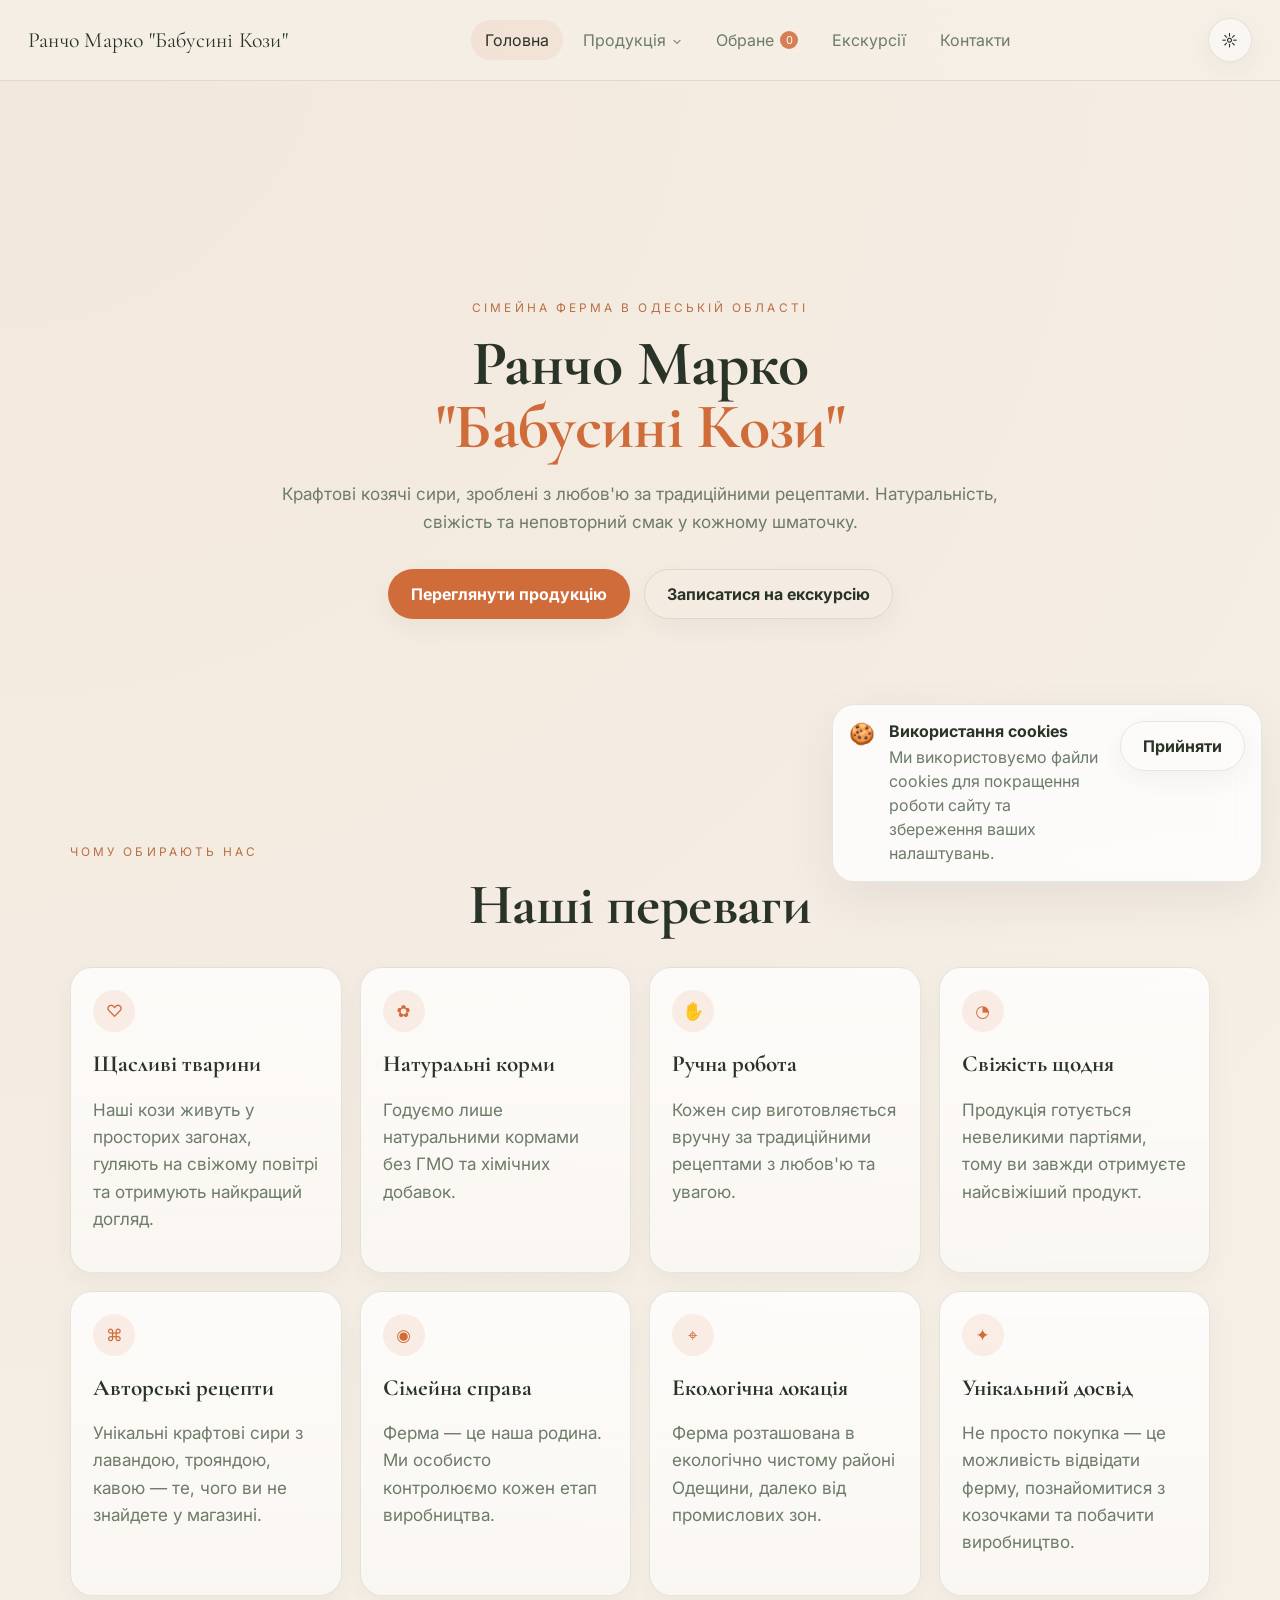
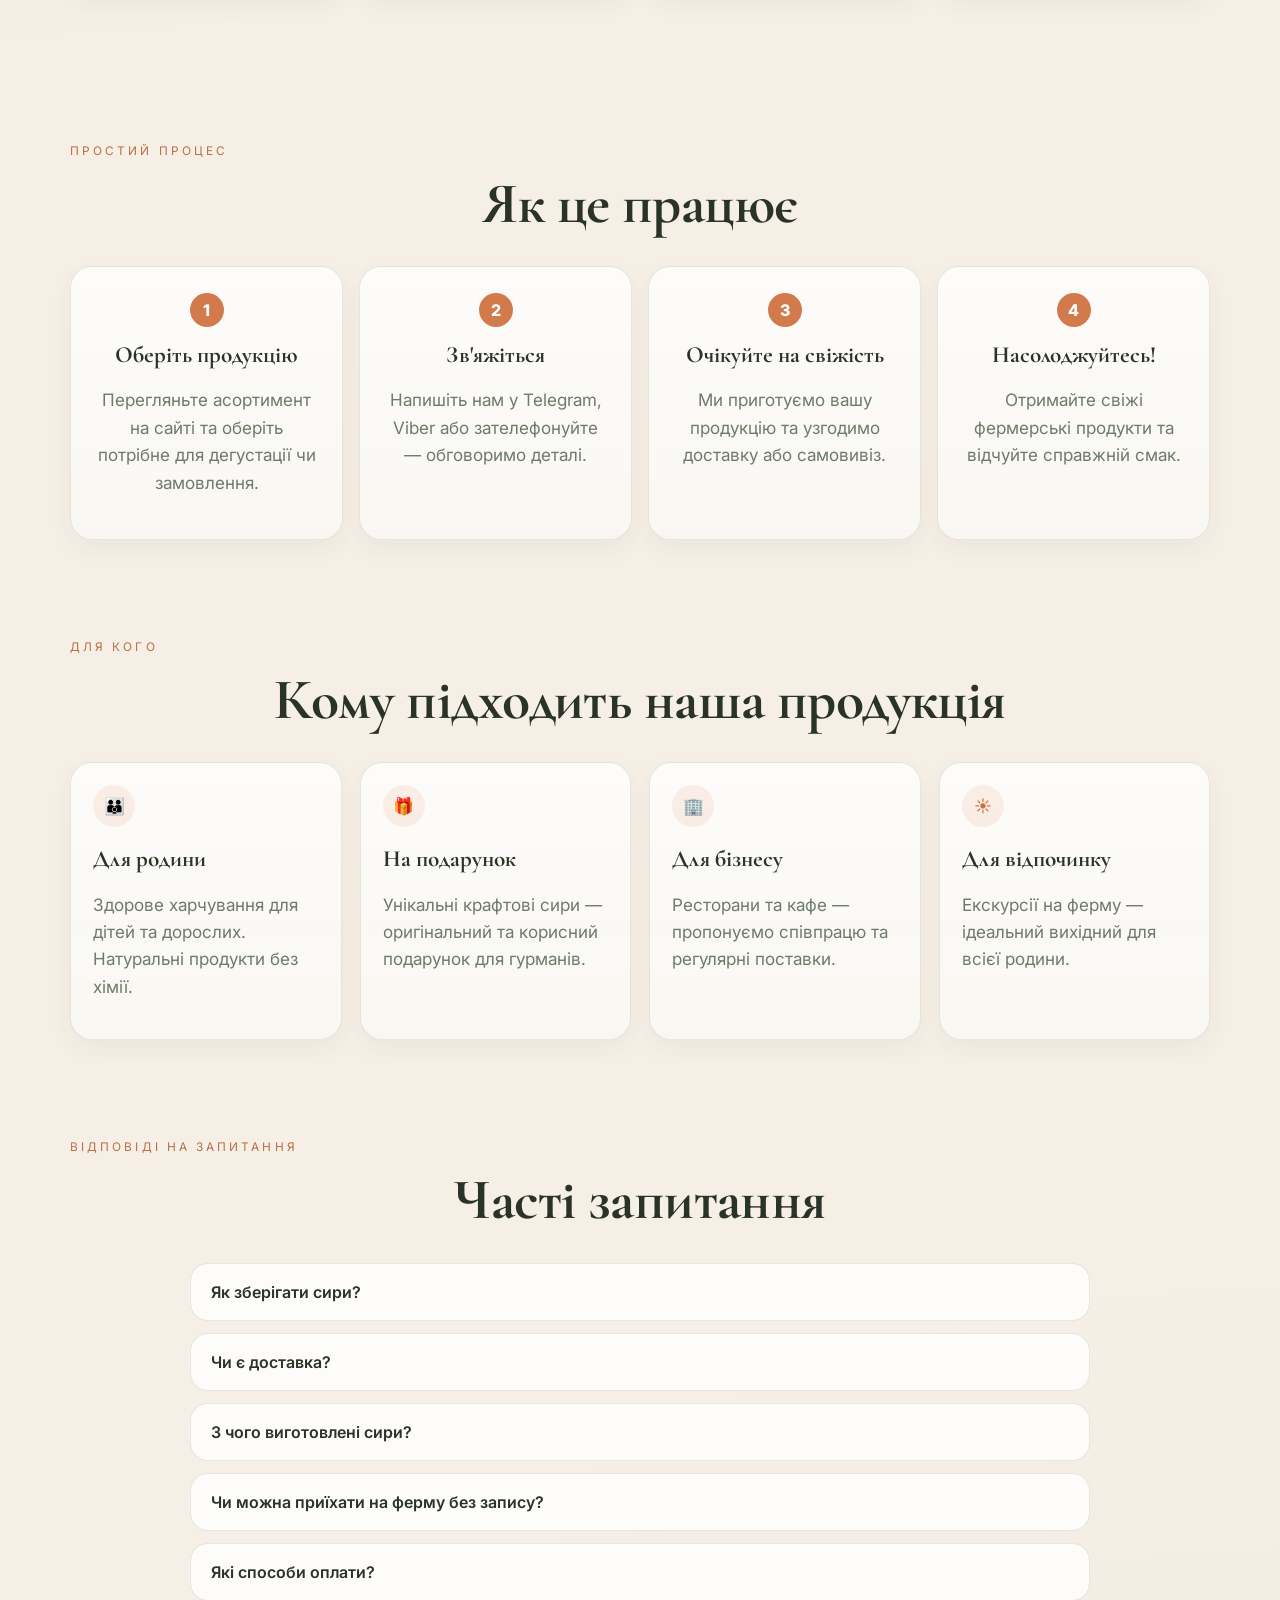
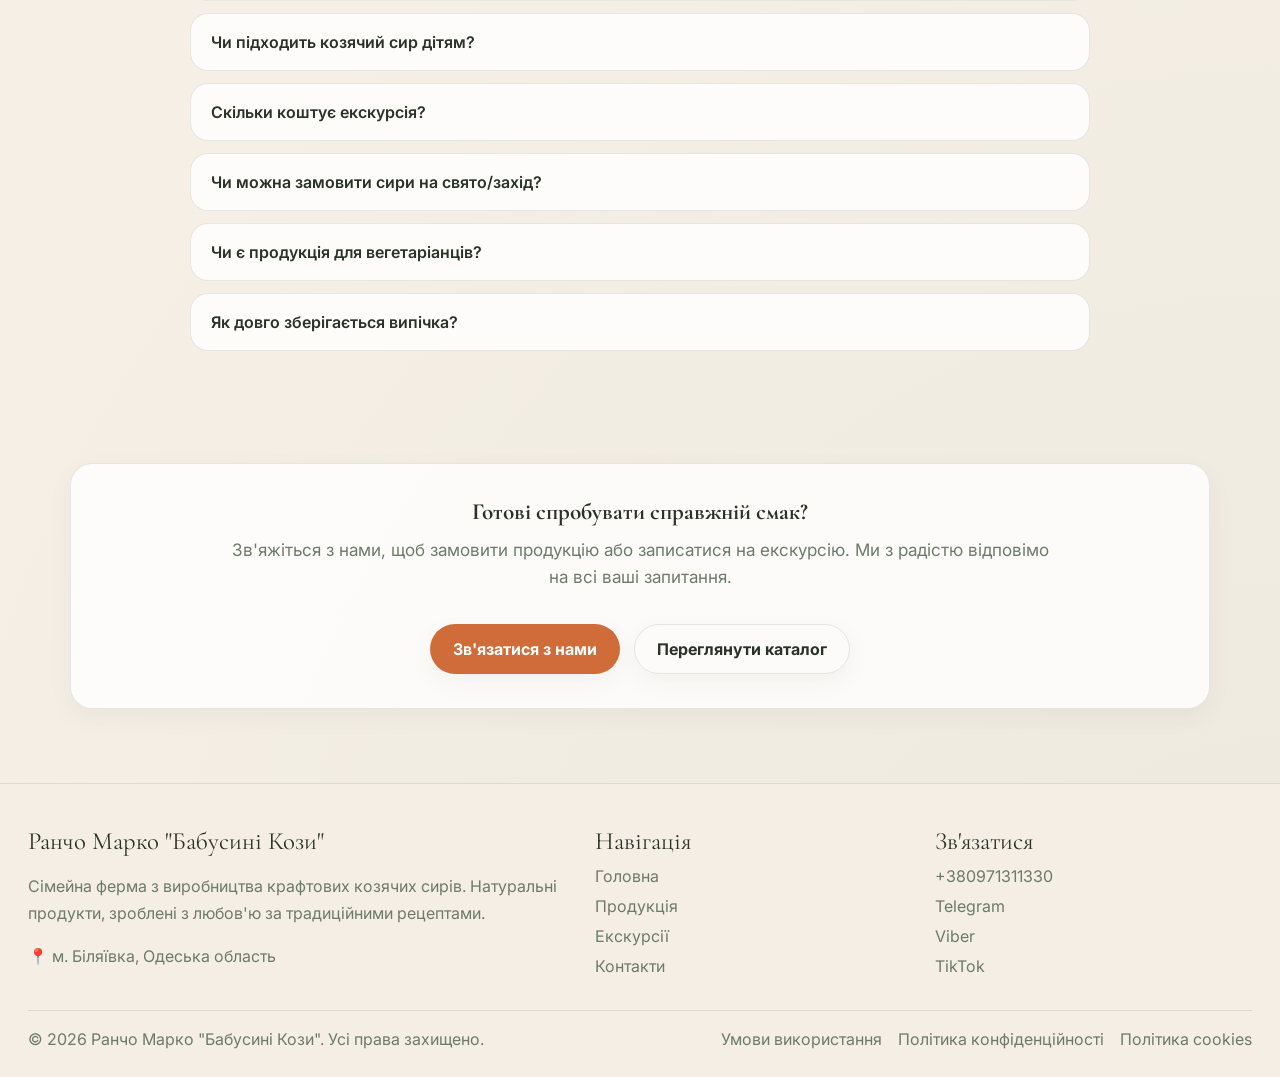
<file: index.html>
<!doctype html>
<html lang="uk" data-theme="light">
<head>
  <meta charset="utf-8" />
  <meta name="viewport" content="width=device-width, initial-scale=1" />
  <meta name="theme-color" content="#f5efe6" />
  <title>Ранчо Марко &quot;Бабусині Кози&quot;</title>
  <meta name="description" content="Сімейна ферма в Одеській області: крафтові козячі сири, випічка, екскурсії та замовлення напряму від виробника." />
  <link rel="preconnect" href="https://fonts.googleapis.com">
  <link rel="preconnect" href="https://fonts.gstatic.com" crossorigin>
  <link href="https://fonts.googleapis.com/css2?family=Inter:wght@400;500;600;700;800&family=Cormorant+Garamond:wght@500;600;700&display=swap" rel="stylesheet">
  <link rel="icon" href="favicon.svg" type="image/svg+xml" />
  <link rel="stylesheet" href="css/style.css" />
  <script defer src="js/script.js"></script>
</head>
<body data-page="home" class="page-home">
  <div class="site-shell">
    
    <header class="header">
      <a class="brand" href="index.html" aria-label="Ранчо Марко Бабусині Кози">Ранчо Марко "Бабусині Кози"</a>
      
      <nav class="nav" aria-label="Головна навігація">
        <a href="index.html" class="nav-link">Головна</a>
        <div class="nav-dropdown" data-dropdown>
          <button class="nav-link nav-link--button" type="button" data-dropdown-btn aria-haspopup="true" aria-expanded="false">
            Продукція <span class="caret">⌄</span>
          </button>
          <div class="dropdown-panel" role="menu" aria-label="Категорії продукції">
            <a href="products.html#classic" data-category-link="classic">Класичні</a>
            <a href="products.html#craft" data-category-link="craft">Крафтові</a>
            <a href="products.html#marinated" data-category-link="marinated">Мариновані</a>
            <a href="products.html#bakery" data-category-link="bakery">Випічка</a>
            <a href="products.html#other" data-category-link="other">Інше</a>
          </div>
        </div>
        <a href="favorites.html" class="nav-link ">Обране <span class="nav-pill" data-fav-count>0</span></a>
        <a href="excursions.html" class="nav-link ">Екскурсії</a>
        <a href="contacts.html" class="nav-link ">Контакти</a>
      </nav>
      <div class="header-actions">
        <button class="icon-btn theme-toggle" type="button" data-theme-toggle aria-label="Перемкнути тему">
          <span class="theme-icon" data-theme-icon>☼</span>
        </button>
        <button class="icon-btn mobile-toggle" type="button" data-mobile-toggle aria-label="Відкрити меню">
          <span></span><span></span><span></span>
        </button>
      </div>
    </header>
    
    <div class="mobile-menu" data-mobile-menu>
      <a href="index.html">Головна</a>
      <button type="button" class="mobile-accordion" data-mobile-products>Продукція <span>⌄</span></button>
      <div class="mobile-submenu" data-mobile-submenu>
        <a href="products.html#classic">Класичні</a>
        <a href="products.html#craft">Крафтові</a>
        <a href="products.html#marinated">Мариновані</a>
        <a href="products.html#bakery">Випічка</a>
        <a href="products.html#other">Інше</a>
      </div>
      <a href="favorites.html">Обране <span class="nav-pill" data-fav-count>0</span></a>
      <a href="excursions.html">Екскурсії</a>
      <a href="contacts.html">Контакти</a>
    </div>
    <main>

<section class="hero hero--home reveal">
  <div class="hero__eyebrow">СІМЕЙНА ФЕРМА В ОДЕСЬКІЙ ОБЛАСТІ</div>
  <h1>Ранчо Марко<br><span>"Бабусині Кози"</span></h1>
  <p class="hero__text">Крафтові козячі сири, зроблені з любов'ю за традиційними рецептами. Натуральність, свіжість та неповторний смак у кожному шматочку.</p>
  <div class="hero__actions">
    <a href="products.html" class="button">Переглянути продукцію</a>
    <a href="excursions.html" class="button button--secondary">Записатися на екскурсію</a>
  </div>
</section>

<section class="section reveal">
  <div class="section__eyebrow">ЧОМУ ОБИРАЮТЬ НАС</div>
  <h2 class="section__title">Наші переваги</h2>
  <div class="grid grid--4">
    <article class="info-card"><div class="info-card__icon">♡</div><h3>Щасливі тварини</h3><p>Наші кози живуть у просторих загонах, гуляють на свіжому повітрі та отримують найкращий догляд.</p></article>
    <article class="info-card"><div class="info-card__icon">✿</div><h3>Натуральні корми</h3><p>Годуємо лише натуральними кормами без ГМО та хімічних добавок.</p></article>
    <article class="info-card"><div class="info-card__icon">✋</div><h3>Ручна робота</h3><p>Кожен сир виготовляється вручну за традиційними рецептами з любов'ю та увагою.</p></article>
    <article class="info-card"><div class="info-card__icon">◔</div><h3>Свіжість щодня</h3><p>Продукція готується невеликими партіями, тому ви завжди отримуєте найсвіжіший продукт.</p></article>
    <article class="info-card"><div class="info-card__icon">⌘</div><h3>Авторські рецепти</h3><p>Унікальні крафтові сири з лавандою, трояндою, кавою — те, чого ви не знайдете у магазині.</p></article>
    <article class="info-card"><div class="info-card__icon">◉</div><h3>Сімейна справа</h3><p>Ферма — це наша родина. Ми особисто контролюємо кожен етап виробництва.</p></article>
    <article class="info-card"><div class="info-card__icon">⌖</div><h3>Екологічна локація</h3><p>Ферма розташована в екологічно чистому районі Одещини, далеко від промислових зон.</p></article>
    <article class="info-card"><div class="info-card__icon">✦</div><h3>Унікальний досвід</h3><p>Не просто покупка — це можливість відвідати ферму, познайомитися з козочками та побачити виробництво.</p></article>
  </div>
</section>

<section class="section section--soft reveal">
  <div class="section__eyebrow">ПРОСТИЙ ПРОЦЕС</div>
  <h2 class="section__title">Як це працює</h2>
  <div class="steps">
    <div class="step"><span>1</span><h3>Оберіть продукцію</h3><p>Перегляньте асортимент на сайті та оберіть потрібне для дегустації чи замовлення.</p></div>
    <div class="step"><span>2</span><h3>Зв'яжіться</h3><p>Напишіть нам у Telegram, Viber або зателефонуйте — обговоримо деталі.</p></div>
    <div class="step"><span>3</span><h3>Очікуйте на свіжість</h3><p>Ми приготуємо вашу продукцію та узгодимо доставку або самовивіз.</p></div>
    <div class="step"><span>4</span><h3>Насолоджуйтесь!</h3><p>Отримайте свіжі фермерські продукти та відчуйте справжній смак.</p></div>
  </div>
</section>

<section class="section reveal">
  <div class="section__eyebrow">ДЛЯ КОГО</div>
  <h2 class="section__title">Кому підходить наша продукція</h2>
  <div class="grid grid--4">
    <article class="promo-card"><div class="promo-card__icon">👪</div><h3>Для родини</h3><p>Здорове харчування для дітей та дорослих. Натуральні продукти без хімії.</p></article>
    <article class="promo-card"><div class="promo-card__icon">🎁</div><h3>На подарунок</h3><p>Унікальні крафтові сири — оригінальний та корисний подарунок для гурманів.</p></article>
    <article class="promo-card"><div class="promo-card__icon">🏢</div><h3>Для бізнесу</h3><p>Ресторани та кафе — пропонуємо співпрацю та регулярні поставки.</p></article>
    <article class="promo-card"><div class="promo-card__icon">☀</div><h3>Для відпочинку</h3><p>Екскурсії на ферму — ідеальний вихідний для всієї родини.</p></article>
  </div>
</section>

<section class="section section--faq reveal">
  <div class="section__eyebrow">ВІДПОВІДІ НА ЗАПИТАННЯ</div>
  <h2 class="section__title">Часті запитання</h2>
  <div class="accordion" data-accordion>
<details class="accordion-item"><summary>Як зберігати сири?</summary><div class="accordion-body">Зберігайте сири у холодильнику при температурі +2…+6°C, у пергаменті або харчовому контейнері.</div></details>
<details class="accordion-item"><summary>Чи є доставка?</summary><div class="accordion-body">Так, ми обговорюємо доставку індивідуально залежно від замовлення та локації.</div></details>
<details class="accordion-item"><summary>З чого виготовлені сири?</summary><div class="accordion-body">Наші сири виготовлені з козячого молока, натуральних заквасок і сезонних добавок.</div></details>
<details class="accordion-item"><summary>Чи можна приїхати на ферму без запису?</summary><div class="accordion-body">Краще домовлятися заздалегідь, щоб ми могли комфортно прийняти гостей.</div></details>
<details class="accordion-item"><summary>Які способи оплати?</summary><div class="accordion-body">Готівка, переказ на карту та інші варіанти — за домовленістю.</div></details>
<details class="accordion-item"><summary>Чи підходить козячий сир дітям?</summary><div class="accordion-body">Так, у помірній кількості козяча молочна продукція добре підходить дітям.</div></details>
<details class="accordion-item"><summary>Скільки коштує екскурсія?</summary><div class="accordion-body">Вартість залежить від формату. Будь ласка, уточнюйте за телефоном.</div></details>
<details class="accordion-item"><summary>Чи можна замовити сири на свято/захід?</summary><div class="accordion-body">Так, ми готуємо індивідуальні набори та дегустаційні добірки.</div></details>
<details class="accordion-item"><summary>Чи є продукція для вегетаріанців?</summary><div class="accordion-body">Так, частина продукції підходить для вегетаріанців, але уточнюйте склад кожного виробу.</div></details>
<details class="accordion-item"><summary>Як довго зберігається випічка?</summary><div class="accordion-body">Випічка найкраща в день приготування, але зберігається 1–2 дні у прохолоді.</div></details>

  </div>
</section>

<section class="section reveal">
  <div class="cta-card">
    <h2>Готові спробувати справжній смак?</h2>
    <p>Зв'яжіться з нами, щоб замовити продукцію або записатися на екскурсію. Ми з радістю відповімо на всі ваші запитання.</p>
    <div class="hero__actions">
      <a href="contacts.html" class="button">Зв'язатися з нами</a>
      <a href="products.html" class="button button--secondary">Переглянути каталог</a>
    </div>
  </div>
</section>

    </main>
    
    <footer class="footer">
      <div class="footer-col">
        <div class="footer-brand">Ранчо Марко "Бабусині Кози"</div>
        <p>Сімейна ферма з виробництва крафтових козячих сирів. Натуральні продукти, зроблені з любов'ю за традиційними рецептами.</p>
        <p class="footer-meta">📍 м. Біляївка, Одеська область</p>
      </div>
      <div class="footer-col">
        <div class="footer-title">Навігація</div>
        <a href="index.html">Головна</a>
        <a href="products.html">Продукція</a>
        <a href="excursions.html">Екскурсії</a>
        <a href="contacts.html">Контакти</a>
      </div>
      <div class="footer-col">
        <div class="footer-title">Зв'язатися</div>
        <a href="tel:+380971311330">+380971311330</a>
        <a href="https://t.me/+380971311330" target="_blank" rel="noopener">Telegram</a>
        <a href="viber://chat?number=%2B380971311330">Viber</a>
        <a href="https://www.tiktok.com/@ranhomarko?_r=1&_t=ZS-94zEbrSKKvs" target="_blank" rel="noopener">TikTok</a>
      </div>
      <div class="footer-bottom">
        <span>© 2026 Ранчо Марко "Бабусині Кози". Усі права захищено.</span>
        <div class="footer-bottom-links">
          <button type="button" data-modal-open="termsModal">Умови використання</button>
          <button type="button" data-modal-open="privacyModal">Політика конфіденційності</button>
          <button type="button" data-modal-open="cookiesModal">Політика cookies</button>
        </div>
      </div>
    </footer>
  </div>
  <div id="site-modals"></div>
  
  <div class="cookie-banner" data-cookie-banner hidden>
    <div class="cookie-banner__icon">🍪</div>
    <div class="cookie-banner__content">
      <strong>Використання cookies</strong>
      <p>Ми використовуємо файли cookies для покращення роботи сайту та збереження ваших налаштувань.</p>
    </div>
    <button class="button button--ghost" type="button" data-cookie-accept>Прийняти</button>
  </div>
</body>
</html>
</file>
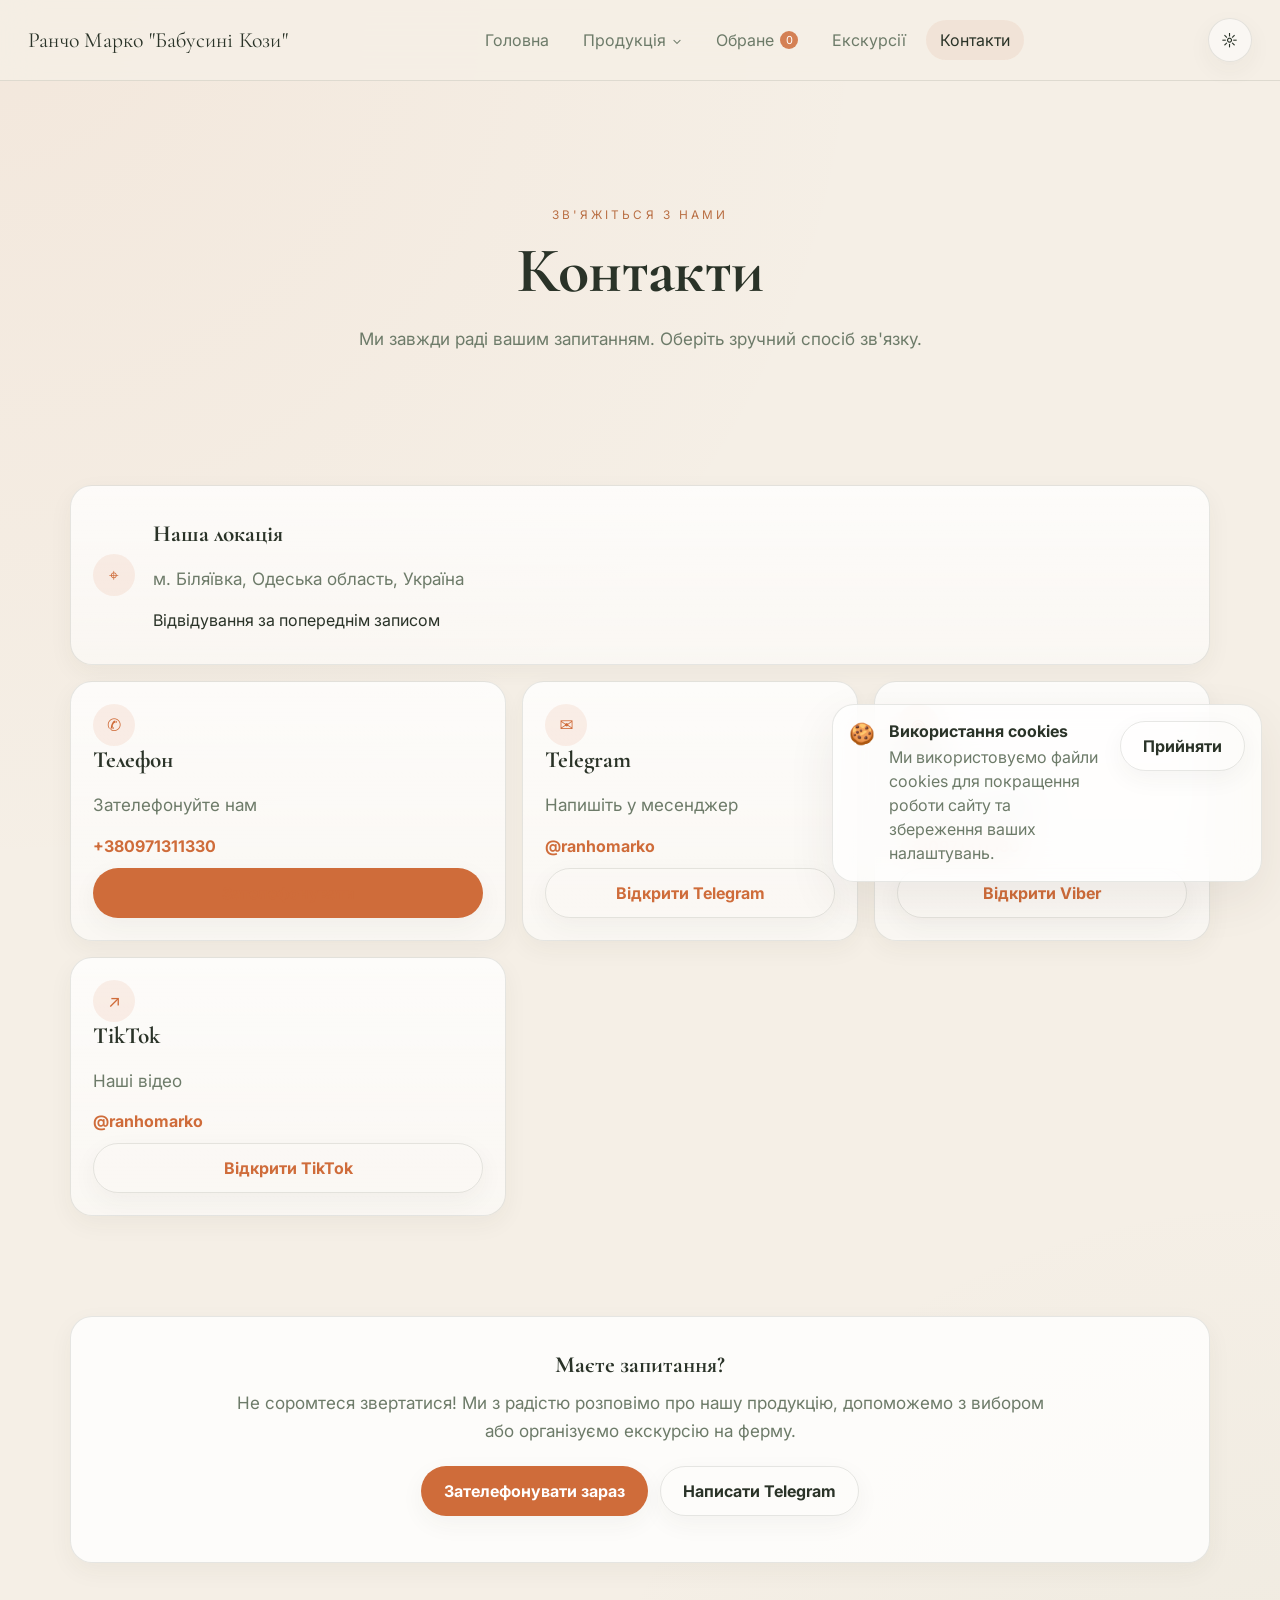
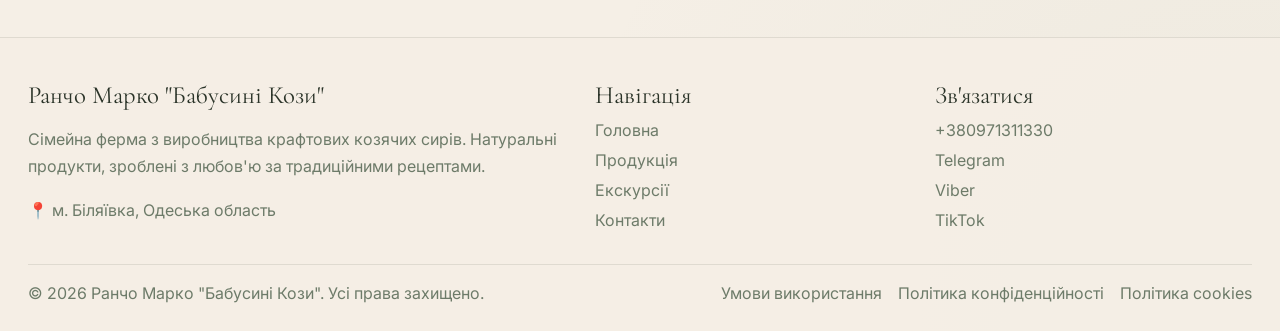
<file: contacts.html>
<!doctype html>
<html lang="uk" data-theme="light">
<head>
  <meta charset="utf-8" />
  <meta name="viewport" content="width=device-width, initial-scale=1" />
  <meta name="theme-color" content="#f5efe6" />
  <title>Ранчо Марко &quot;Бабусині Кози&quot;</title>
  <meta name="description" content="Сімейна ферма в Одеській області: крафтові козячі сири, випічка, екскурсії та замовлення напряму від виробника." />
  <link rel="preconnect" href="https://fonts.googleapis.com">
  <link rel="preconnect" href="https://fonts.gstatic.com" crossorigin>
  <link href="https://fonts.googleapis.com/css2?family=Inter:wght@400;500;600;700;800&family=Cormorant+Garamond:wght@500;600;700&display=swap" rel="stylesheet">
  <link rel="icon" href="favicon.svg" type="image/svg+xml" />
  <link rel="stylesheet" href="css/style.css" />
  <script defer src="js/script.js"></script>
</head>
<body data-page="contacts" class="page-contacts">
  <div class="site-shell">
    
    <header class="header">
      <a class="brand" href="index.html" aria-label="Ранчо Марко Бабусині Кози">Ранчо Марко "Бабусині Кози"</a>
      
      <nav class="nav" aria-label="Головна навігація">
        <a href="index.html" class="nav-link">Головна</a>
        <div class="nav-dropdown" data-dropdown>
          <button class="nav-link nav-link--button" type="button" data-dropdown-btn aria-haspopup="true" aria-expanded="false">
            Продукція <span class="caret">⌄</span>
          </button>
          <div class="dropdown-panel" role="menu" aria-label="Категорії продукції">
            <a href="products.html#classic" data-category-link="classic">Класичні</a>
            <a href="products.html#craft" data-category-link="craft">Крафтові</a>
            <a href="products.html#marinated" data-category-link="marinated">Мариновані</a>
            <a href="products.html#bakery" data-category-link="bakery">Випічка</a>
            <a href="products.html#other" data-category-link="other">Інше</a>
          </div>
        </div>
        <a href="favorites.html" class="nav-link ">Обране <span class="nav-pill" data-fav-count>0</span></a>
        <a href="excursions.html" class="nav-link ">Екскурсії</a>
        <a href="contacts.html" class="nav-link is-active">Контакти</a>
      </nav>
      <div class="header-actions">
        <button class="icon-btn theme-toggle" type="button" data-theme-toggle aria-label="Перемкнути тему">
          <span class="theme-icon" data-theme-icon>☼</span>
        </button>
        <button class="icon-btn mobile-toggle" type="button" data-mobile-toggle aria-label="Відкрити меню">
          <span></span><span></span><span></span>
        </button>
      </div>
    </header>
    
    <div class="mobile-menu" data-mobile-menu>
      <a href="index.html">Головна</a>
      <button type="button" class="mobile-accordion" data-mobile-products>Продукція <span>⌄</span></button>
      <div class="mobile-submenu" data-mobile-submenu>
        <a href="products.html#classic">Класичні</a>
        <a href="products.html#craft">Крафтові</a>
        <a href="products.html#marinated">Мариновані</a>
        <a href="products.html#bakery">Випічка</a>
        <a href="products.html#other">Інше</a>
      </div>
      <a href="favorites.html">Обране <span class="nav-pill" data-fav-count>0</span></a>
      <a href="excursions.html">Екскурсії</a>
      <a href="contacts.html">Контакти</a>
    </div>
    <main>

<section class="hero hero--contacts reveal">
  <div class="hero__eyebrow">ЗВ'ЯЖІТЬСЯ З НАМИ</div>
  <h1>Контакти</h1>
  <p class="hero__text">Ми завжди раді вашим запитанням. Оберіть зручний спосіб зв'язку.</p>
</section>

<section class="section reveal">
  <div class="contact-cards">
    <article class="contact-card contact-card--wide">
      <div class="contact-card__icon">⌖</div>
      <div>
        <h3>Наша локація</h3>
        <p>м. Біляївка, Одеська область, Україна</p>
        <span>Відвідування за попереднім записом</span>
      </div>
    </article>
    <article class="contact-card">
      <div class="contact-card__icon">✆</div>
      <div>
        <h3>Телефон</h3>
        <p>Зателефонуйте нам</p>
        <a href="tel:+380971311330">+380971311330</a>
        <a href="tel:+380971311330" class="button button--wide">Зателефонувати</a>
      </div>
    </article>
    <article class="contact-card">
      <div class="contact-card__icon">✉</div>
      <div>
        <h3>Telegram</h3>
        <p>Напишіть у месенджер</p>
        <a href="https://t.me/+380971311330" target="_blank" rel="noopener">@ranhomarko</a>
        <a href="https://t.me/+380971311330" target="_blank" rel="noopener" class="button button--wide button--secondary">Відкрити Telegram</a>
      </div>
    </article>
    <article class="contact-card">
      <div class="contact-card__icon">◉</div>
      <div>
        <h3>Viber</h3>
        <p>Напишіть у Viber</p>
        <a href="viber://chat?number=%2B380971311330">+380971311330</a>
        <a href="viber://chat?number=%2B380971311330" class="button button--wide button--secondary">Відкрити Viber</a>
      </div>
    </article>
    <article class="contact-card">
      <div class="contact-card__icon">↗</div>
      <div>
        <h3>TikTok</h3>
        <p>Наші відео</p>
        <a href="https://www.tiktok.com/@ranhomarko?_r=1&_t=ZS-94zEbrSKKvs" target="_blank" rel="noopener">@ranhomarko</a>
        <a href="https://www.tiktok.com/@ranhomarko?_r=1&_t=ZS-94zEbrSKKvs" target="_blank" rel="noopener" class="button button--wide button--secondary">Відкрити TikTok</a>
      </div>
    </article>
  </div>
</section>

<section class="section reveal">
  <div class="enquiry-card">
    <h2>Маєте запитання?</h2>
    <p>Не соромтеся звертатися! Ми з радістю розповімо про нашу продукцію, допоможемо з вибором або організуємо екскурсію на ферму.</p>
    <div class="order-card__actions">
      <a href="tel:+380971311330" class="button">Зателефонувати зараз</a>
      <a href="https://t.me/ranhomarko" target="_blank" rel="noopener" class="button button--secondary">Написати Telegram</a>
    </div>
  </div>
</section>

    </main>
    
    <footer class="footer">
      <div class="footer-col">
        <div class="footer-brand">Ранчо Марко "Бабусині Кози"</div>
        <p>Сімейна ферма з виробництва крафтових козячих сирів. Натуральні продукти, зроблені з любов'ю за традиційними рецептами.</p>
        <p class="footer-meta">📍 м. Біляївка, Одеська область</p>
      </div>
      <div class="footer-col">
        <div class="footer-title">Навігація</div>
        <a href="index.html">Головна</a>
        <a href="products.html">Продукція</a>
        <a href="excursions.html">Екскурсії</a>
        <a href="contacts.html">Контакти</a>
      </div>
      <div class="footer-col">
        <div class="footer-title">Зв'язатися</div>
        <a href="tel:+380971311330">+380971311330</a>
        <a href="https://t.me/+380971311330" target="_blank" rel="noopener">Telegram</a>
        <a href="viber://chat?number=%2B380971311330">Viber</a>
        <a href="https://www.tiktok.com/@ranhomarko?_r=1&_t=ZS-94zEbrSKKvs" target="_blank" rel="noopener">TikTok</a>
      </div>
      <div class="footer-bottom">
        <span>© 2026 Ранчо Марко "Бабусині Кози". Усі права захищено.</span>
        <div class="footer-bottom-links">
          <button type="button" data-modal-open="termsModal">Умови використання</button>
          <button type="button" data-modal-open="privacyModal">Політика конфіденційності</button>
          <button type="button" data-modal-open="cookiesModal">Політика cookies</button>
        </div>
      </div>
    </footer>
  </div>
  <div id="site-modals"></div>
  
  <div class="cookie-banner" data-cookie-banner hidden>
    <div class="cookie-banner__icon">🍪</div>
    <div class="cookie-banner__content">
      <strong>Використання cookies</strong>
      <p>Ми використовуємо файли cookies для покращення роботи сайту та збереження ваших налаштувань.</p>
    </div>
    <button class="button button--ghost" type="button" data-cookie-accept>Прийняти</button>
  </div>
</body>
</html>
</file>
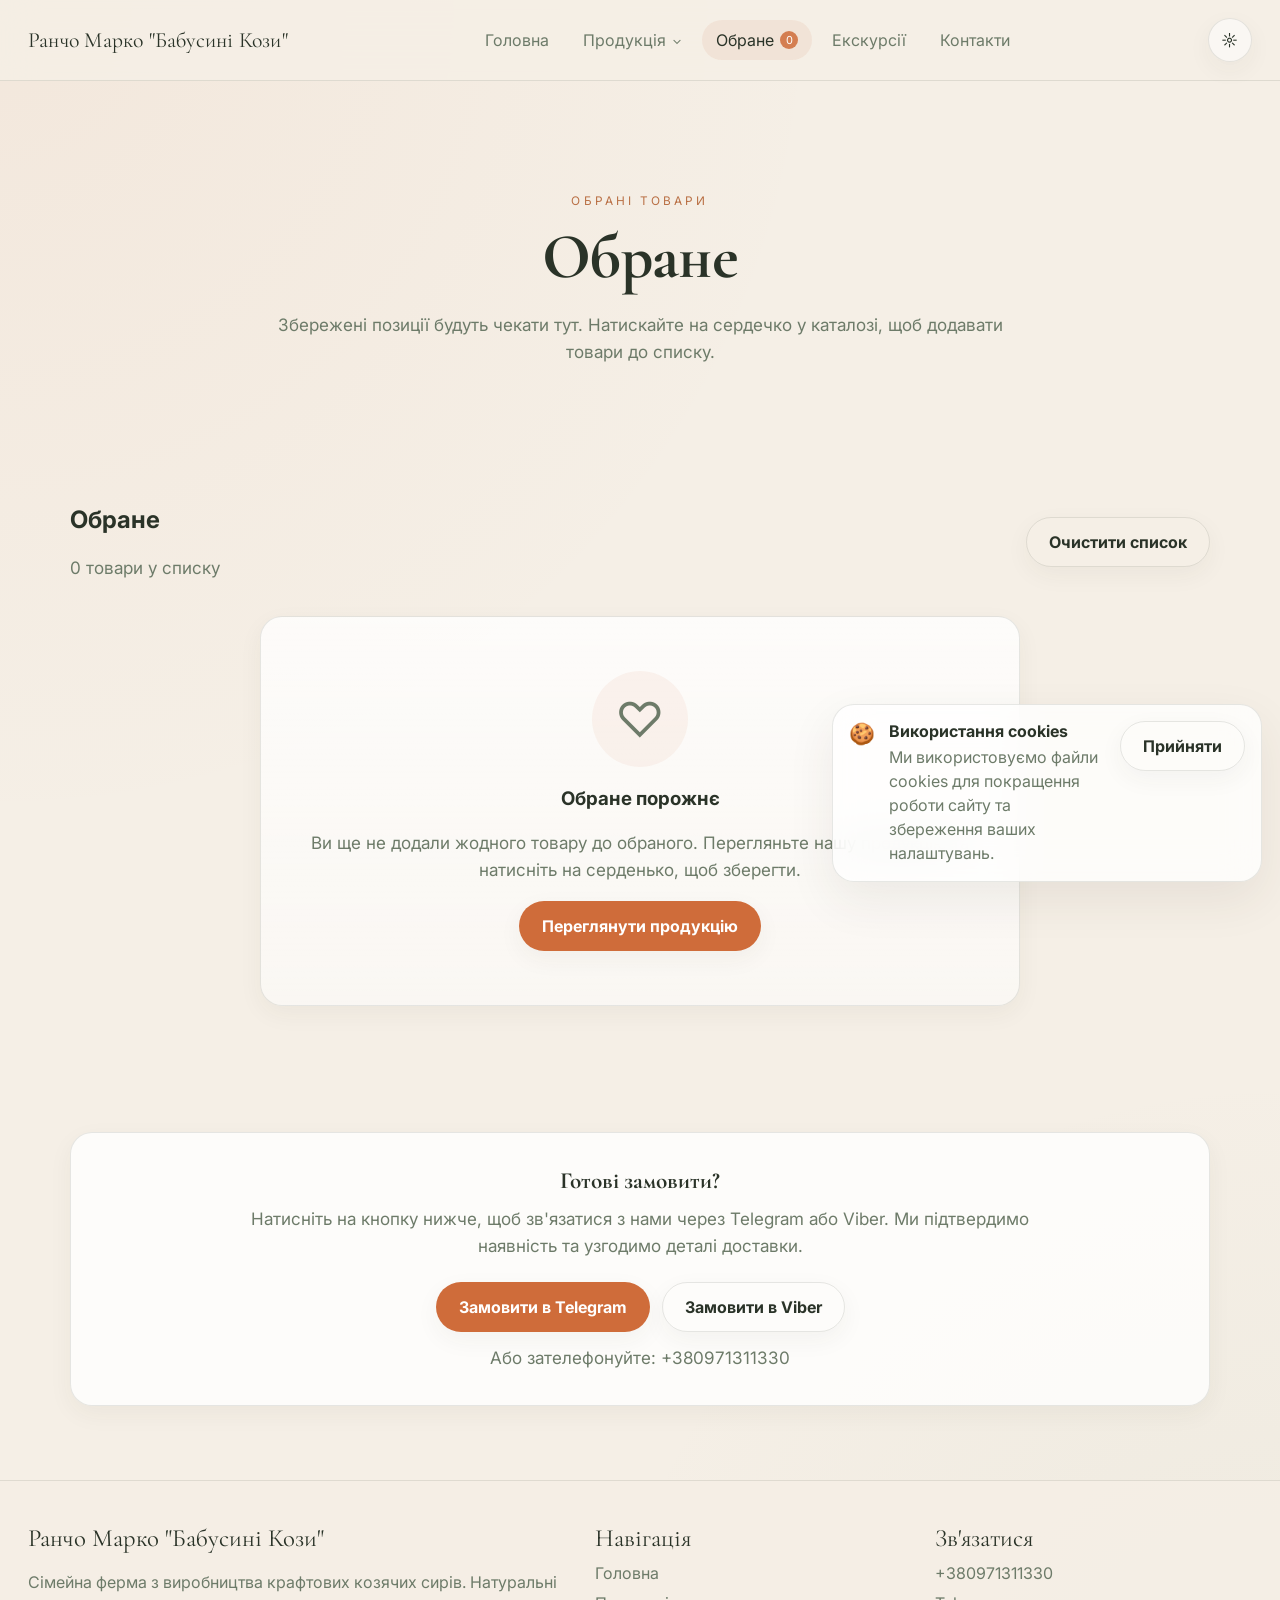
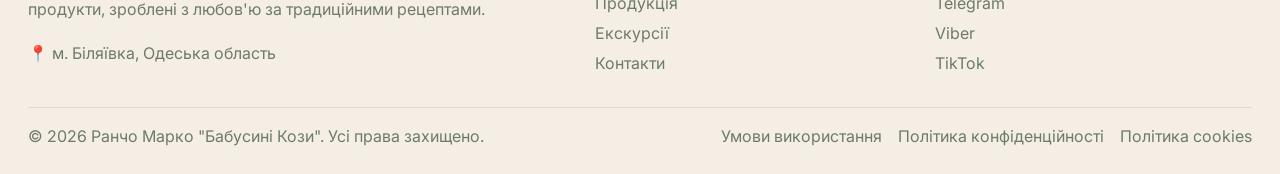
<file: favorites.html>
<!doctype html>
<html lang="uk" data-theme="light">
<head>
  <meta charset="utf-8" />
  <meta name="viewport" content="width=device-width, initial-scale=1" />
  <meta name="theme-color" content="#f5efe6" />
  <title>Ранчо Марко &quot;Бабусині Кози&quot;</title>
  <meta name="description" content="Сімейна ферма в Одеській області: крафтові козячі сири, випічка, екскурсії та замовлення напряму від виробника." />
  <link rel="preconnect" href="https://fonts.googleapis.com">
  <link rel="preconnect" href="https://fonts.gstatic.com" crossorigin>
  <link href="https://fonts.googleapis.com/css2?family=Inter:wght@400;500;600;700;800&family=Cormorant+Garamond:wght@500;600;700&display=swap" rel="stylesheet">
  <link rel="icon" href="favicon.svg" type="image/svg+xml" />
  <link rel="stylesheet" href="css/style.css" />
  <script defer src="js/script.js"></script>
</head>
<body data-page="favorites" class="page-favorites">
  <div class="site-shell">
    
    <header class="header">
      <a class="brand" href="index.html" aria-label="Ранчо Марко Бабусині Кози">Ранчо Марко "Бабусині Кози"</a>
      
      <nav class="nav" aria-label="Головна навігація">
        <a href="index.html" class="nav-link">Головна</a>
        <div class="nav-dropdown" data-dropdown>
          <button class="nav-link nav-link--button" type="button" data-dropdown-btn aria-haspopup="true" aria-expanded="false">
            Продукція <span class="caret">⌄</span>
          </button>
          <div class="dropdown-panel" role="menu" aria-label="Категорії продукції">
            <a href="products.html#classic" data-category-link="classic">Класичні</a>
            <a href="products.html#craft" data-category-link="craft">Крафтові</a>
            <a href="products.html#marinated" data-category-link="marinated">Мариновані</a>
            <a href="products.html#bakery" data-category-link="bakery">Випічка</a>
            <a href="products.html#other" data-category-link="other">Інше</a>
          </div>
        </div>
        <a href="favorites.html" class="nav-link is-active">Обране <span class="nav-pill" data-fav-count>0</span></a>
        <a href="excursions.html" class="nav-link ">Екскурсії</a>
        <a href="contacts.html" class="nav-link ">Контакти</a>
      </nav>
      <div class="header-actions">
        <button class="icon-btn theme-toggle" type="button" data-theme-toggle aria-label="Перемкнути тему">
          <span class="theme-icon" data-theme-icon>☼</span>
        </button>
        <button class="icon-btn mobile-toggle" type="button" data-mobile-toggle aria-label="Відкрити меню">
          <span></span><span></span><span></span>
        </button>
      </div>
    </header>
    
    <div class="mobile-menu" data-mobile-menu>
      <a href="index.html">Головна</a>
      <button type="button" class="mobile-accordion" data-mobile-products>Продукція <span>⌄</span></button>
      <div class="mobile-submenu" data-mobile-submenu>
        <a href="products.html#classic">Класичні</a>
        <a href="products.html#craft">Крафтові</a>
        <a href="products.html#marinated">Мариновані</a>
        <a href="products.html#bakery">Випічка</a>
        <a href="products.html#other">Інше</a>
      </div>
      <a href="favorites.html">Обране <span class="nav-pill" data-fav-count>0</span></a>
      <a href="excursions.html">Екскурсії</a>
      <a href="contacts.html">Контакти</a>
    </div>
    <main>

<section class="hero hero--favorites reveal">
  <div class="hero__eyebrow">ОБРАНІ ТОВАРИ</div>
  <h1>Обране</h1>
  <p class="hero__text">Збережені позиції будуть чекати тут. Натискайте на сердечко у каталозі, щоб додавати товари до списку.</p>
</section>

<section class="section reveal">
  <div class="favorites-head">
    <div>
      <h2>Обране</h2>
      <p class="muted"><span data-fav-total>0</span> товари у списку</p>
    </div>
    <button class="button button--ghost" type="button" data-clear-favorites>Очистити список</button>
  </div>

  <div class="favorites-empty" data-favorites-empty>
    <div class="favorites-empty__icon">♡</div>
    <h3>Обране порожнє</h3>
    <p>Ви ще не додали жодного товару до обраного. Перегляньте нашу продукцію та натисніть на серденько, щоб зберегти.</p>
    <a href="products.html" class="button">Переглянути продукцію</a>
  </div>

  <div class="favorites-list" data-favorites-list></div>
</section>

<section class="section reveal">
  <div class="order-card">
    <h2>Готові замовити?</h2>
    <p>Натисніть на кнопку нижче, щоб зв'язатися з нами через Telegram або Viber. Ми підтвердимо наявність та узгодимо деталі доставки.</p>
    <div class="order-card__actions">
      <a href="https://t.me/+380971311330" target="_blank" rel="noopener" class="button">Замовити в Telegram</a>
      <a href="viber://chat?number=%2B380971311330" class="button button--secondary">Замовити в Viber</a>
    </div>
    <p class="muted">Або зателефонуйте: <a href="tel:+380971311330">+380971311330</a></p>
  </div>
</section>

    </main>
    
    <footer class="footer">
      <div class="footer-col">
        <div class="footer-brand">Ранчо Марко "Бабусині Кози"</div>
        <p>Сімейна ферма з виробництва крафтових козячих сирів. Натуральні продукти, зроблені з любов'ю за традиційними рецептами.</p>
        <p class="footer-meta">📍 м. Біляївка, Одеська область</p>
      </div>
      <div class="footer-col">
        <div class="footer-title">Навігація</div>
        <a href="index.html">Головна</a>
        <a href="products.html">Продукція</a>
        <a href="excursions.html">Екскурсії</a>
        <a href="contacts.html">Контакти</a>
      </div>
      <div class="footer-col">
        <div class="footer-title">Зв'язатися</div>
        <a href="tel:+380971311330">+380971311330</a>
        <a href="https://t.me/+380971311330" target="_blank" rel="noopener">Telegram</a>
        <a href="viber://chat?number=%2B380971311330">Viber</a>
        <a href="https://www.tiktok.com/@ranhomarko?_r=1&_t=ZS-94zEbrSKKvs" target="_blank" rel="noopener">TikTok</a>
      </div>
      <div class="footer-bottom">
        <span>© 2026 Ранчо Марко "Бабусині Кози". Усі права захищено.</span>
        <div class="footer-bottom-links">
          <button type="button" data-modal-open="termsModal">Умови використання</button>
          <button type="button" data-modal-open="privacyModal">Політика конфіденційності</button>
          <button type="button" data-modal-open="cookiesModal">Політика cookies</button>
        </div>
      </div>
    </footer>
  </div>
  <div id="site-modals"></div>
  
  <div class="cookie-banner" data-cookie-banner hidden>
    <div class="cookie-banner__icon">🍪</div>
    <div class="cookie-banner__content">
      <strong>Використання cookies</strong>
      <p>Ми використовуємо файли cookies для покращення роботи сайту та збереження ваших налаштувань.</p>
    </div>
    <button class="button button--ghost" type="button" data-cookie-accept>Прийняти</button>
  </div>
</body>
</html>
</file>
<file: css/style.css>
:root {
  --bg: #f5efe6;
  --surface: rgba(255,255,255,0.52);
  --surface-strong: rgba(255,255,255,0.82);
  --card: #f8f3eb;
  --card-strong: #fffaf2;
  --text: #2a3328;
  --muted: #6d7b69;
  --line: rgba(86, 96, 82, 0.14);
  --brand: #cf6c3a;
  --brand-dark: #b45828;
  --brand-soft: rgba(207, 108, 58, 0.12);
  --accent: #db9c64;
  --shadow: 0 18px 48px rgba(64, 51, 34, 0.08);
  --shadow-soft: 0 8px 24px rgba(64, 51, 34, 0.05);
  --radius-lg: 22px;
  --radius-md: 18px;
  --radius-sm: 14px;
  --container: 1180px;
}
html[data-theme="dark"] {
  --bg: #101410;
  --surface: rgba(20, 26, 20, 0.7);
  --surface-strong: rgba(24, 31, 24, 0.95);
  --card: #182018;
  --card-strong: #1e281d;
  --text: #f2efe4;
  --muted: #b1baa9;
  --line: rgba(185, 198, 173, 0.12);
  --brand: #d59960;
  --brand-dark: #d08a4d;
  --brand-soft: rgba(213, 153, 96, 0.14);
  --accent: #e0b37b;
  --shadow: 0 18px 50px rgba(0, 0, 0, 0.42);
  --shadow-soft: 0 10px 26px rgba(0, 0, 0, 0.28);
}
* { box-sizing: border-box; }
html { scroll-behavior: smooth; }
body {
  margin: 0;
  font-family: Inter, system-ui, -apple-system, Segoe UI, Arial, sans-serif;
  color: var(--text);
  background:
    radial-gradient(circle at top left, rgba(207, 108, 58, 0.06), transparent 38%),
    radial-gradient(circle at bottom right, rgba(145, 165, 134, 0.08), transparent 32%),
    var(--bg);
  min-height: 100vh;
  position: relative;
}
html[data-theme="dark"] body {
  background:
    linear-gradient(rgba(10, 12, 10, 0.38), rgba(10, 12, 10, 0.38)),
    radial-gradient(circle at top left, rgba(207, 108, 58, 0.10), transparent 34%),
    radial-gradient(circle at bottom right, rgba(145, 165, 134, 0.10), transparent 34%),
    var(--bg);
}
body::before {
  content: "";
  position: fixed;
  inset: 0;
  pointer-events: none;
  background:
    radial-gradient(circle at 20% 20%, rgba(255,255,255,0.10), transparent 22%),
    radial-gradient(circle at 80% 0%, rgba(255,255,255,0.08), transparent 16%),
    radial-gradient(circle at 0% 80%, rgba(255,255,255,0.05), transparent 18%);
  opacity: .25;
  mix-blend-mode: soft-light;
}
a { color: inherit; text-decoration: none; }
img { max-width: 100%; display: block; }
button, input, summary { font: inherit; }
.site-shell { min-height: 100vh; display: flex; flex-direction: column; }
main { flex: 1; }
.header {
  position: sticky; top: 0; z-index: 50;
  display: flex; align-items: center; justify-content: space-between;
  gap: 18px;
  padding: 18px 28px;
  backdrop-filter: blur(18px);
  background: color-mix(in srgb, var(--bg) 86%, transparent);
  border-bottom: 1px solid var(--line);
}
.brand {
  font-family: "Cormorant Garamond", Georgia, serif;
  font-size: clamp(1.05rem, 1rem + .45vw, 1.45rem);
  letter-spacing: .01em;
  white-space: nowrap;
}
.nav {
  display: flex; align-items: center; gap: 6px;
}
.nav-link, .nav-link--button {
  position: relative;
  border: 0;
  background: transparent;
  color: var(--muted);
  padding: 10px 14px;
  border-radius: 999px;
  cursor: pointer;
  transition: .22s ease;
  display: inline-flex; align-items: center; gap: 6px;
}
.nav-link:hover, .nav-link--button:hover, .nav-link.is-active {
  color: var(--text);
  background: color-mix(in srgb, var(--brand-soft) 70%, transparent);
}
.nav-pill {
  display: inline-grid; place-items: center;
  min-width: 18px; height: 18px;
  padding: 0 5px;
  border-radius: 999px;
  background: color-mix(in srgb, var(--brand) 85%, #0000);
  color: white;
  font-size: 11px;
  line-height: 1;
}
.nav-dropdown { position: relative; }
.dropdown-panel {
  position: absolute;
  top: calc(100% + 12px);
  left: 0;
  min-width: 215px;
  padding: 10px;
  border: 1px solid var(--line);
  border-radius: 18px;
  background: var(--surface-strong);
  box-shadow: var(--shadow);
  display: grid;
  gap: 4px;
  opacity: 0;
  transform: translateY(-8px);
  pointer-events: none;
  transition: .22s ease;
}
.nav-dropdown:hover .dropdown-panel,
.nav-dropdown.is-open .dropdown-panel {
  opacity: 1;
  transform: translateY(0);
  pointer-events: auto;
}
.dropdown-panel a {
  padding: 10px 12px;
  border-radius: 12px;
  color: var(--text);
  transition: .2s ease;
}
.dropdown-panel a:hover { background: color-mix(in srgb, var(--brand-soft) 60%, transparent); }
.caret { font-size: .8em; transform: translateY(-1px); }
.header-actions { display: flex; align-items: center; gap: 10px; }
.icon-btn {
  border: 1px solid var(--line);
  background: var(--surface);
  color: var(--text);
  width: 44px; height: 44px;
  border-radius: 999px;
  display: inline-grid; place-items: center;
  box-shadow: var(--shadow-soft);
  cursor: pointer;
}
.theme-icon { font-size: 1rem; line-height: 1; }
.mobile-toggle { display: none; gap: 5px; padding: 0; }
.mobile-toggle span {
  width: 16px; height: 1.8px; background: var(--text); border-radius: 999px; display: block;
}
.mobile-menu {
  display: none;
  position: fixed;
  inset: 78px 16px auto 16px;
  z-index: 60;
  border: 1px solid var(--line);
  background: var(--surface-strong);
  border-radius: 24px;
  box-shadow: var(--shadow);
  padding: 14px;
  backdrop-filter: blur(20px);
}
.mobile-menu.is-open { display: grid; gap: 8px; }
.mobile-menu a, .mobile-accordion {
  padding: 14px 16px;
  border-radius: 16px;
  color: var(--text);
  background: transparent;
  border: 0;
  text-align: left;
  display: flex;
  justify-content: space-between;
  align-items: center;
}
.mobile-submenu {
  display: none;
  margin: 0 0 6px 10px;
  padding-left: 10px;
  border-left: 1px solid var(--line);
}
.mobile-submenu.is-open { display: grid; }
.mobile-submenu a { color: var(--muted); padding: 10px 12px; }

.hero, .section {
  width: min(100% - 32px, var(--container));
  margin: 0 auto;
}
.hero {
  padding: 78px 20px 58px;
  text-align: center;
}
.hero--home { min-height: 82vh; display: grid; align-content: center; }
.hero__eyebrow, .section__eyebrow {
  text-transform: uppercase;
  letter-spacing: .26em;
  font-size: .74rem;
  color: color-mix(in srgb, var(--brand) 78%, var(--muted));
  margin-bottom: 18px;
}
.hero h1, .section__title, .hero h2 {
  font-family: "Cormorant Garamond", Georgia, serif;
  letter-spacing: -0.01em;
  line-height: .98;
  margin: 0;
}
.hero h1 { font-size: clamp(2.9rem, 5vw, 5.6rem); }
.hero h1 span { color: var(--brand); }
.hero__text, .section p, .info-card p, .promo-card p, .step p, .contact-card p, .mini-card p {
  color: var(--muted);
  font-size: clamp(.95rem, .9rem + .25vw, 1.07rem);
  line-height: 1.6;
}
.hero__text { max-width: 760px; margin: 22px auto 0; }
.hero__actions { margin-top: 34px; display: flex; justify-content: center; gap: 14px; flex-wrap: wrap; }
.button {
  display: inline-flex; align-items: center; justify-content: center; gap: 10px;
  border: 1px solid transparent; border-radius: 999px;
  background: var(--brand); color: #fff; padding: 14px 22px; font-weight: 700; box-shadow: var(--shadow-soft);
  transition: .25s ease; cursor: pointer;
}
.button:hover { transform: translateY(-1px); background: var(--brand-dark); }
.button--secondary, .button--ghost { background: transparent; color: var(--text); border-color: var(--line); }
.button--secondary:hover, .button--ghost:hover { background: color-mix(in srgb, var(--brand-soft) 55%, transparent); }
.button--wide { width: 100%; margin-top: 12px; }

.section { padding: 26px 20px 74px; }
.section__title {
  font-size: clamp(2.2rem, 2rem + 2vw, 3.7rem);
  text-align: center;
  margin-bottom: 34px;
}
.grid { display: grid; gap: 18px; }
.grid--4 { grid-template-columns: repeat(4, minmax(0, 1fr)); }
.info-card, .promo-card, .step, .contact-card, .mini-card, .booking-card, .order-card, .enquiry-card, .cta-card, .favorites-empty, .catalog-section {
  border: 1px solid var(--line);
  background: linear-gradient(180deg, color-mix(in srgb, var(--surface-strong) 96%, transparent), color-mix(in srgb, var(--surface) 100%, transparent));
  border-radius: var(--radius-lg);
  box-shadow: var(--shadow-soft);
}
.info-card, .promo-card { padding: 22px; min-height: 198px; }
.info-card__icon, .promo-card__icon, .mini-card__icon, .contact-card__icon {
  width: 42px; height: 42px; display: grid; place-items: center;
  border-radius: 999px; background: color-mix(in srgb, var(--brand-soft) 80%, transparent);
  color: var(--brand); font-size: 1.05rem; margin-bottom: 18px;
}
.info-card h3, .promo-card h3, .step h3, .contact-card h3, .mini-card h3, .booking-card h2, .order-card h2, .enquiry-card h2, .cta-card h2 {
  margin: 0 0 10px; font-family: "Cormorant Garamond", Georgia, serif; font-size: 1.45rem;
}
.steps { display: grid; grid-template-columns: repeat(4, minmax(0, 1fr)); gap: 16px; }
.step { padding: 26px; text-align: center; }
.step span {
  width: 34px; height: 34px; display: inline-grid; place-items: center; margin-bottom: 14px;
  border-radius: 50%; background: color-mix(in srgb, var(--brand) 90%, #0000); color: #fff; font-weight: 800;
}
.section--soft { padding-top: 74px; padding-bottom: 74px; }
.cta-card, .order-card, .booking-card, .enquiry-card { padding: 34px; text-align: center; border: 1px solid var(--line); border-radius: var(--radius-lg); box-shadow: var(--shadow-soft); background: color-mix(in srgb, var(--surface-strong) 96%, transparent); }
.cta-card p, .order-card p, .booking-card p, .enquiry-card p { max-width: 820px; margin: 0 auto; }
.section--faq .accordion { max-width: 900px; margin: 0 auto; }
.accordion-item { border: 1px solid var(--line); background: var(--surface-strong); border-radius: 18px; margin-bottom: 12px; overflow: hidden; }
.accordion-item summary { list-style: none; cursor: pointer; padding: 18px 20px; font-weight: 600; }
.accordion-item summary::-webkit-details-marker { display: none; }
.accordion-body { padding: 0 20px 18px; color: var(--muted); line-height: 1.6; }

.hero--products, .hero--favorites, .hero--excursions, .hero--contacts { min-height: 42vh; display: grid; align-content: center; }
.category-chips { display: flex; justify-content: center; flex-wrap: wrap; gap: 10px; margin-top: 26px; }
.chip {
  border: 1px solid var(--line); background: var(--surface); color: var(--muted);
  padding: 10px 16px; border-radius: 999px; cursor: pointer; transition: .22s ease;
}
.chip:hover, .chip.is-active {
  color: var(--text); border-color: color-mix(in srgb, var(--brand) 40%, var(--line));
  background: color-mix(in srgb, var(--brand-soft) 70%, transparent);
}
.catalog-section { padding: 18px 16px 26px; margin-bottom: 26px; }
.section-heading { display: flex; align-items: center; justify-content: space-between; margin: 6px 4px 18px; }
.section-heading h2 { margin: 0; font-family: "Cormorant Garamond", Georgia, serif; font-size: clamp(2rem, 1.6rem + 1vw, 2.7rem); }
.section-heading span { color: var(--muted); font-size: .65em; }
.product-grid { display: grid; grid-template-columns: repeat(4, minmax(0, 1fr)); gap: 18px; }
.product-card {
  position: relative; overflow: hidden; border: 1px solid var(--line); border-radius: 22px;
  background: var(--card-strong); box-shadow: var(--shadow-soft);
  transition: transform .25s ease, box-shadow .25s ease, border-color .25s ease;
}
.product-card:hover { transform: translateY(-3px); box-shadow: var(--shadow); border-color: color-mix(in srgb, var(--brand) 35%, var(--line)); }
.product-card__image {
  position: relative; aspect-ratio: 4 / 5; overflow: hidden; background: linear-gradient(145deg, #d8b48a, #a86d41 48%, #6d4a2a);
}
.product-card__image img, .favorite-row__thumb img, .excursion-card__image img { width: 100%; height: 100%; object-fit: cover; }
.product-card__heart {
  position: absolute; top: 14px; right: 14px; width: 42px; height: 42px; border-radius: 999px;
  border: 1px solid rgba(255,255,255,0.55); background: rgba(255,255,255,0.82); display: grid; place-items: center;
  cursor: pointer; box-shadow: 0 8px 20px rgba(0,0,0,0.10); z-index: 2;
}
.product-card__heart.is-active { background: color-mix(in srgb, var(--brand) 88%, #fff0); color: #fff; border-color: transparent; }
.product-card__tag {
  position: absolute; left: 14px; bottom: 14px; background: rgba(255,255,255,0.84); color: #41413d;
  padding: 7px 12px; border-radius: 999px; font-size: .82rem;
}
.product-card__body { padding: 18px 18px 20px; }
.product-card__title { font-family: "Cormorant Garamond", Georgia, serif; font-size: 1.55rem; margin: 0 0 8px; }
.product-card__desc { margin: 0 0 14px; color: var(--muted); line-height: 1.55; min-height: 49px; }
.tags { display: flex; flex-wrap: wrap; gap: 8px; margin-bottom: 14px; }
.tag { font-size: .78rem; padding: 7px 10px; border-radius: 999px; background: color-mix(in srgb, var(--bg) 65%, var(--brand-soft)); color: var(--muted); }
.price { color: var(--brand); font-family: "Cormorant Garamond", Georgia, serif; font-size: 1.3rem; letter-spacing: .01em; }
.favorites-head { display: flex; align-items: center; justify-content: space-between; gap: 18px; margin-bottom: 18px; }
.muted { color: var(--muted); }
.favorites-empty { margin: 18px auto 26px; max-width: 760px; padding: 54px 28px; text-align: center; }
.favorites-empty__icon {
  width: 96px; height: 96px; border-radius: 50%; margin: 0 auto 20px; display: grid; place-items: center; font-size: 3rem;
  color: var(--muted); background: color-mix(in srgb, var(--brand-soft) 55%, transparent);
}
.favorites-list { display: grid; gap: 14px; }
.favorite-row {
  display: grid; grid-template-columns: 110px 1fr auto; align-items: center; gap: 16px; padding: 14px;
}
.favorite-row__thumb { width: 110px; aspect-ratio: 1 / 1; border-radius: 18px; overflow: hidden; background: linear-gradient(145deg, #d8b48a, #a86d41 48%, #6d4a2a); }
.favorite-row__title { font-family: "Cormorant Garamond", Georgia, serif; font-size: 1.45rem; margin: 0 0 4px; }
.favorite-row__meta { color: var(--muted); margin: 0; }
.favorite-row__actions { display: flex; gap: 10px; align-items: center; }
.icon-remove { border: 1px solid var(--line); background: transparent; color: var(--text); width: 42px; height: 42px; border-radius: 999px; cursor: pointer; }
.order-card__actions, .booking-card__actions { display: flex; flex-wrap: wrap; gap: 12px; justify-content: center; margin: 22px 0 12px; }
.excursion-grid { display: grid; grid-template-columns: repeat(3, minmax(0, 1fr)); gap: 18px; }
.excursion-card {
  overflow: hidden; border-radius: 24px; border: 1px solid var(--line); background: linear-gradient(180deg, var(--card-strong), var(--card)); box-shadow: var(--shadow-soft);
}
.excursion-card__image { aspect-ratio: 16 / 10; overflow: hidden; background: linear-gradient(145deg, #c2d1b6, #82633b 50%, #2b3427); }
.excursion-card__body { padding: 20px 18px 22px; }
.excursion-card__badge { display: inline-flex; margin: -18px 0 16px; padding: 6px 11px; border-radius: 999px; background: rgba(255,255,255,0.84); color: #51493f; font-size: .78rem; }
.excursion-card__subtitle { margin: 0 0 10px; color: color-mix(in srgb, var(--brand) 72%, var(--muted)); letter-spacing: .18em; text-transform: uppercase; font-size: .74rem; }
.excursion-card h3 { margin: 0 0 10px; font-family: "Cormorant Garamond", Georgia, serif; font-size: 1.8rem; }
.excursion-card p { margin: 0 0 14px; }
.check-list { display: grid; gap: 8px; margin: 0; padding: 0; list-style: none; }
.check-list li { display: grid; grid-template-columns: 16px 1fr; gap: 10px; align-items: start; color: var(--muted); }
.check-list li::before { content: "✓"; color: var(--brand); font-weight: 700; }
.excursion-card .price, .excursion-card .muted { margin-top: 14px; display: block; }
.contact-cards { display: grid; grid-template-columns: 1.3fr 1fr 1fr; gap: 16px; }
.contact-cards--compact { grid-template-columns: repeat(3, minmax(0, 1fr)); }
.contact-card, .mini-card { padding: 22px; min-height: 180px; }
.contact-card--wide { grid-column: 1 / -1; display: flex; align-items: center; gap: 18px; }
.contact-card__icon { flex: 0 0 auto; margin-bottom: 0; }
.contact-card a, .mini-card a { color: var(--brand); font-weight: 700; }

.footer {
  border-top: 1px solid var(--line);
  background: color-mix(in srgb, var(--bg) 90%, transparent);
  padding: 42px 28px 28px;
  display: grid;
  grid-template-columns: 1.2fr .7fr .7fr;
  gap: 24px;
}
.footer-col { display: grid; gap: 10px; }
.footer-brand, .footer-title { font-family: "Cormorant Garamond", Georgia, serif; font-size: 1.55rem; }
.footer p { margin: 0; color: var(--muted); line-height: 1.7; }
.footer a { color: var(--muted); }
.footer a:hover { color: var(--text); }
.footer-meta { margin-top: 6px; }
.footer-bottom {
  grid-column: 1 / -1; padding-top: 18px; margin-top: 10px; border-top: 1px solid var(--line);
  display: flex; justify-content: space-between; gap: 18px; flex-wrap: wrap; color: var(--muted);
}
.footer-bottom-links { display: flex; flex-wrap: wrap; gap: 16px; }

.cookie-banner {
  position: fixed; right: 18px; bottom: 18px; z-index: 80;
  width: min(430px, calc(100vw - 36px)); display: flex; gap: 14px; align-items: flex-start;
  padding: 16px; border: 1px solid var(--line); border-radius: 22px; background: color-mix(in srgb, var(--surface-strong) 94%, transparent);
  box-shadow: var(--shadow); backdrop-filter: blur(18px);
}
.cookie-banner__icon { font-size: 1.3rem; }
.cookie-banner__content strong { display: block; margin-bottom: 4px; }
.cookie-banner__content p { margin: 0; color: var(--muted); line-height: 1.5; }

.reveal { opacity: 0; transform: translateY(16px); transition: opacity .6s ease, transform .6s ease; }
.reveal.is-visible { opacity: 1; transform: translateY(0); }

@media (max-width: 1180px) {
  .grid--4, .product-grid { grid-template-columns: repeat(3, minmax(0, 1fr)); }
  .excursion-grid { grid-template-columns: 1fr; }
  .contact-cards { grid-template-columns: repeat(2, minmax(0, 1fr)); }
}
@media (max-width: 900px) {
  .header { padding: 14px 16px; }
  .nav { display: none; }
  .mobile-toggle { display: grid; width: 44px; height: 44px; place-items: center; }
  .hero { padding-inline: 0; }
  .hero--home { min-height: 74vh; }
  .grid--4, .product-grid, .steps, .footer, .contact-cards, .contact-cards--compact { grid-template-columns: 1fr 1fr; }
  .footer { padding: 34px 16px 22px; }
  .favorite-row { grid-template-columns: 90px 1fr; }
  .favorite-row__actions { grid-column: 1 / -1; justify-content: flex-end; }
}
@media (max-width: 640px) {
  .hero { padding-top: 44px; padding-bottom: 42px; }
  .hero h1 { font-size: clamp(2.4rem, 12vw, 4rem); }
  .section { padding-left: 0; padding-right: 0; }
  .section__title { font-size: 2.5rem; }
  .grid--4, .product-grid, .steps, .contact-cards, .contact-cards--compact, .footer { grid-template-columns: 1fr; }
  .product-card__body, .info-card, .promo-card, .step, .contact-card, .mini-card, .cta-card, .order-card, .booking-card, .enquiry-card { padding: 18px; }
  .favorites-head, .footer-bottom { flex-direction: column; align-items: flex-start; }
  .favorite-row { grid-template-columns: 1fr; }
  .favorite-row__thumb { width: 100%; max-width: 220px; }
  .favorite-row__actions { justify-content: flex-start; }
  .contact-card--wide { flex-direction: column; align-items: flex-start; }
  .cookie-banner { left: 12px; right: 12px; bottom: 12px; width: auto; }
}

.cookie-banner[hidden] { display: none !important; }


/* --- modal system --- */
.modal {
  position: fixed;
  inset: 0;
  z-index: 120;
  display: none;
  align-items: center;
  justify-content: center;
  padding: 20px;
  background: rgba(10, 14, 10, 0.56);
  backdrop-filter: blur(10px);
}
.modal.is-open { display: flex; }
.modal__panel {
  width: min(100%, 760px);
  max-height: min(86vh, 900px);
  overflow: auto;
  border: 1px solid var(--line);
  background: var(--surface-strong);
  border-radius: 28px;
  box-shadow: var(--shadow);
  padding: 28px;
  position: relative;
}
.modal__close {
  position: absolute;
  top: 14px;
  right: 14px;
  width: 40px;
  height: 40px;
  border: 1px solid var(--line);
  border-radius: 999px;
  background: var(--surface);
  color: var(--text);
  cursor: pointer;
}
.modal__eyebrow {
  text-transform: uppercase;
  letter-spacing: .2em;
  color: color-mix(in srgb, var(--brand) 75%, var(--muted));
  font-size: .72rem;
  margin-bottom: 12px;
}
.modal__title {
  margin: 0 0 18px;
  font-family: "Cormorant Garamond", Georgia, serif;
  font-size: clamp(2rem, 1.5rem + 1.6vw, 3rem);
  line-height: 1;
}
.modal__body { color: var(--muted); line-height: 1.75; }
.modal__body h3 {
  color: var(--text);
  font-family: "Cormorant Garamond", Georgia, serif;
  font-size: 1.55rem;
  margin: 20px 0 10px;
}
.modal__body ul { margin: 12px 0 12px 20px; }
.modal__actions {
  display: flex;
  flex-wrap: wrap;
  gap: 12px;
  margin-top: 22px;
}
body.modal-open { overflow: hidden; }

/* footer legal links become interactive */
.footer-bottom-links a,
.footer-bottom-links button {
  color: var(--muted);
  background: none;
  border: 0;
  padding: 0;
  font: inherit;
  cursor: pointer;
}
.footer-bottom-links a:hover,
.footer-bottom-links button:hover { color: var(--text); }

/* make catalog robust on narrow screens */
.catalog-section { scroll-margin-top: 110px; }
.product-grid { min-height: 10px; }
.product-card__image img { width: 100%; height: 100%; object-fit: cover; }
.product-grid:empty::before {
  content: "Завантаження...";
  display: block;
  padding: 20px;
  color: var(--muted);
}

@media (max-width: 640px) {
  .modal { padding: 12px; }
  .modal__panel { padding: 22px 18px 18px; border-radius: 22px; }
  .modal__actions .button { width: 100%; }
}


/* mobile product page and cookie/modal polish */
@media (max-width: 640px) {
  .hero--products, .hero--favorites, .hero--excursions, .hero--contacts {
    min-height: auto;
  }
  .hero--products {
    padding-top: 26px;
    padding-bottom: 18px;
  }
  .hero--products .hero__text {
    margin-bottom: 8px;
  }
  .section--catalog {
    padding-top: 8px;
  }
  .catalog-section {
    margin-bottom: 20px;
  }
  .category-chips {
    margin-top: 18px;
  }
}


@media (max-width: 900px) {
  .page-products .reveal,
  .page-products .section--catalog,
  .page-products .catalog-section,
  .page-products .product-grid,
  .page-products .product-card {
    opacity: 1 !important;
    transform: none !important;
  }

  .page-products .catalog-section[hidden] {
    display: block !important;
  }
}
</file>
